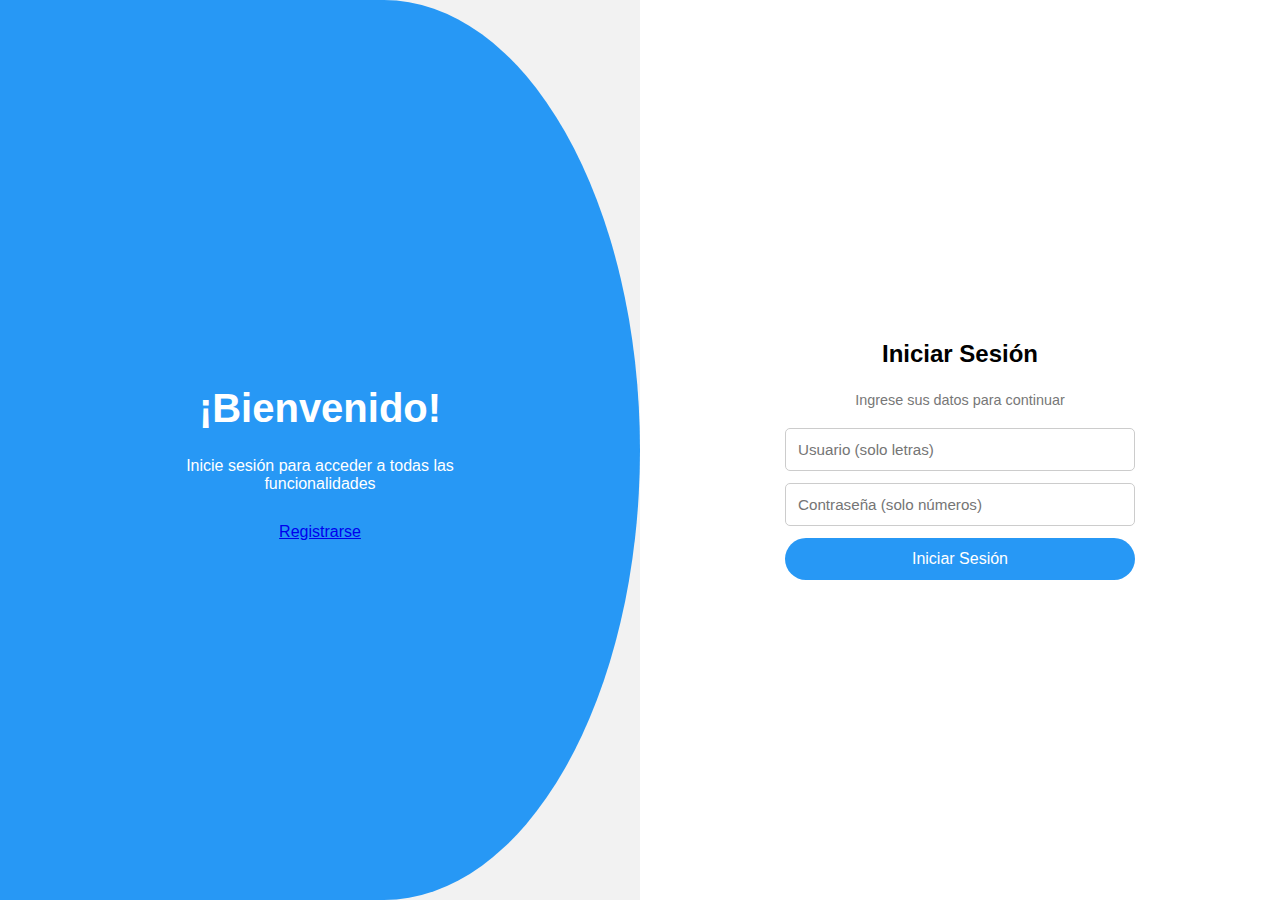
<file: templates/login.html>
<!DOCTYPE html>
<html lang="es">
<head>
  <meta charset="UTF-8" />
  <meta name="viewport" content="width=device-width, initial-scale=1" />
  <title>Iniciar Sesión</title>
  <link rel="stylesheet" href="../static/style.css">
</head>
<body>

  <div class="contenedor-principal">
    <div class="panel-izquierdo">
      <h1>¡Bienvenido!</h1>
      <p>Inicie sesión para acceder a todas las funcionalidades</p>
      <a href="./index.html">Registrarse</a>

    </div>

    <div class="panel-derecho">
      <h2>Iniciar Sesión</h2>

      <p class="texto-secundario">Ingrese sus datos para continuar</p>

      <form id="loginForm" method="POST" action="/login">
        <input type="text" id="usuario" name="usuario" placeholder="Usuario (solo letras)" required />
        <input type="password" id="contrasena" name="contrasena" placeholder="Contraseña (solo números)" required />
        <button type="submit" class="btn-registrar">Iniciar Sesión</button>
      </form>
    </div>
  </div>

  <script src="../static/login.js"></script>

</body>
</html>
</file>
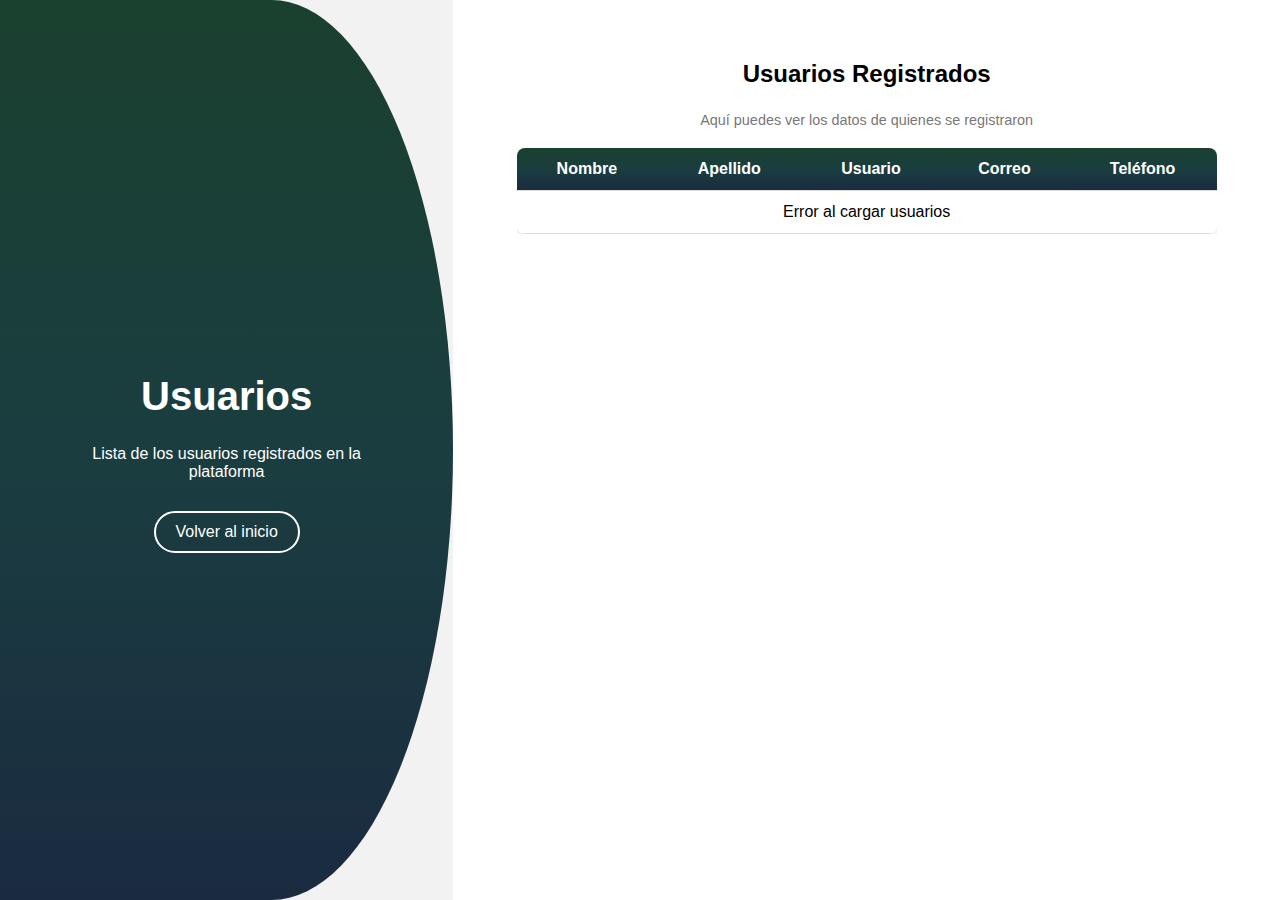
<file: templates/usuarios.html>
<!DOCTYPE html>
<html lang="es">
<head>
  <meta charset="UTF-8">
  <meta name="viewport" content="width=device-width, initial-scale=1.0">
  <title>Usuarios Registrados</title>
  <link rel="stylesheet" href="../static/usuarios.css">
</head>
<body>
  <div class="contenedor-principal">
    
    <!-- Panel izquierdo -->
    <div class="panel-izquierdo">
      <h1>Usuarios</h1>
      <p>Lista de los usuarios registrados en la plataforma</p>
      <a href="./login.html" class="btn-volver">Volver al inicio</a>
    </div>

    <!-- Panel derecho -->
    <div class="panel-derecho">
      <h2>Usuarios Registrados</h2>
      <p class="texto-secundario">Aquí puedes ver los datos de quienes se registraron</p>

      <div class="tabla-contenedor">
        <table>
          <thead>
            <tr>
              <th>Nombre</th>
              <th>Apellido</th>
              <th>Usuario</th>
              <th>Correo</th>
              <th>Teléfono</th>
            </tr>
          </thead>
          <tbody id="tabla-usuarios">
  <!-- Aquí JS insertará las filas -->
          </tbody>
        </table>
      </div>
    </div>

  </div>

  <script src="../static/usuarios.js"></script>
</body>
</html>
</file>
<file: static/style.css>
* {
  box-sizing: border-box;
}

body {
  margin: 0;
  font-family: 'Segoe UI', sans-serif;
  background-color: #f2f2f2;
}

.contenedor-principal {
  display: flex;
  height: 100vh;
}

.panel-izquierdo {
  flex: 1;
  background-color: #2798F5;
  color: white;
  display: flex;
  flex-direction: column;
  align-items: center;
  justify-content: center;
  padding: 40px;
  border-top-right-radius: 80% 100%;
  border-bottom-right-radius: 80% 100%;
}

.panel-izquierdo h1 {
  font-size: 2.5rem;
  margin-bottom: 10px;
}

.panel-izquierdo p {
  max-width: 300px;
  text-align: center;
  margin-bottom: 30px;
}

.btn-transparente {
  background-color: transparent;
  border: 2px solid white;
  color: white;
  padding: 10px 20px;
  font-size: 1rem;
  border-radius: 25px;
  cursor: pointer;
}

.panel-derecho {
  flex: 1;
  background-color: #fff;
  padding: 40px;
  display: flex;
  flex-direction: column;
  justify-content: center;
  align-items: center;
}

.panel-derecho h2 {
  margin-bottom: 10px;
}

.icono {
  width: 32px;
  height: 32px;
  background-color: #ddd;
  border-radius: 50%;
  display: flex;
  justify-content: center;
  align-items: center;
  font-weight: bold;
  font-size: 0.9rem;
  cursor: pointer;
}

.texto-secundario {
  margin-bottom: 20px;
  color: #777;
  font-size: 0.9rem;
}

form {
  width: 100%;
  max-width: 350px;
  display: flex;
  flex-direction: column;
}

form input,
form select {
  padding: 12px;
  margin-bottom: 12px;
  border-radius: 5px;
  border: 1px solid #ccc;
  font-size: 0.95rem;
}

.btn-registrar {
  background-color: #2798F5;
  color: white;
  border: none;
  padding: 12px;
  border-radius: 25px;
  font-size: 1rem;
  cursor: pointer;
}

.btn-registrar:hover {
  background-color: #2798F5;
}
</file>
<file: static/usuarios.css>
* {
  box-sizing: border-box;
}

body {
  margin: 0;
  font-family: 'Segoe UI', sans-serif;
  background-color: #f2f2f2;
}

.contenedor-principal {
  display: flex;
  height: 100vh;
}

/* Panel izquierdo */
.panel-izquierdo {
  flex: 1;
  background: linear-gradient(#1A402F, #1A3E40, #1A2B40);
  color: white;
  display: flex;
  flex-direction: column;
  align-items: center;
  justify-content: center;
  padding: 40px;
  border-top-right-radius: 80% 100%;
  border-bottom-right-radius: 80% 100%;
}

.panel-izquierdo h1 {
  font-size: 2.5rem;
  margin-bottom: 10px;
}

.panel-izquierdo p {
  max-width: 300px;
  text-align: center;
  margin-bottom: 30px;
}

.panel-izquierdo .btn-volver {
  background-color: transparent;
  border: 2px solid white;
  color: white;
  padding: 10px 20px;
  font-size: 1rem;
  border-radius: 25px;
  cursor: pointer;
  text-decoration: none;
}

/* Panel derecho */
.panel-derecho {
  flex: 2;
  background-color: #fff;
  padding: 40px;
  display: flex;
  flex-direction: column;
  justify-content: flex-start;
  align-items: center;
}

.panel-derecho h2 {
  margin-bottom: 10px;
}

.texto-secundario {
  margin-bottom: 20px;
  color: #777;
  font-size: 0.9rem;
}

/* Tabla */
.tabla-contenedor {
  width: 100%;
  max-width: 700px;
  overflow-x: auto;
}

table {
  width: 100%;
  border-collapse: collapse;
  background: white;
  box-shadow: 0 4px 8px rgba(0,0,0,0.1);
  border-radius: 8px;
  overflow: hidden;
}

th, td {
  padding: 12px 15px;
  text-align: center;
  border-bottom: 1px solid #ddd;
}

th {
  background: linear-gradient(#1A402F, #1A3E40, #1A2B40);
  color: white;
}

tr:hover {
  background-color: #f1f1f1;
}
</file>
